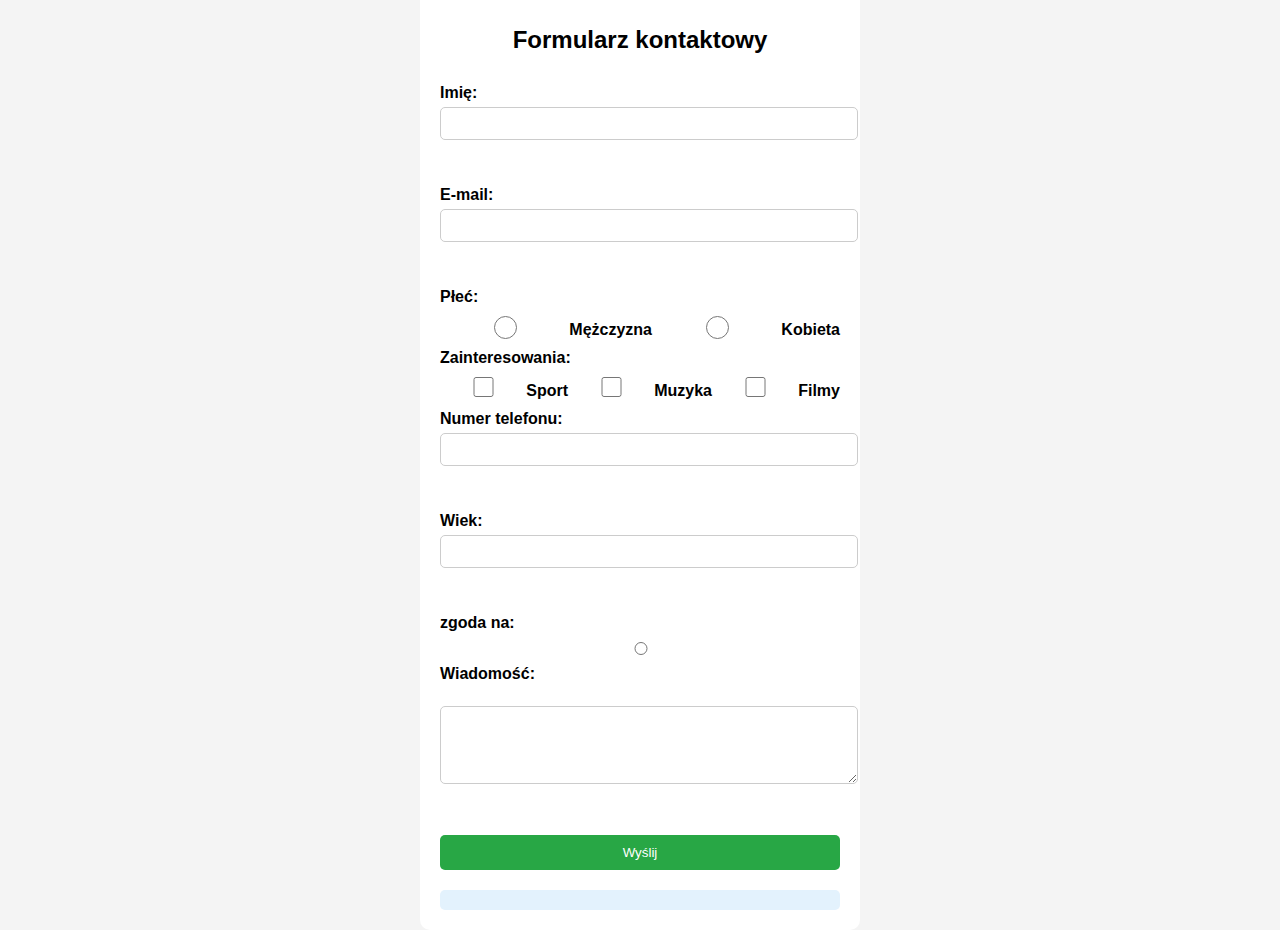
<file: k_23/index.html>
<!DOCTYPE html>
<html lang="en">
<head>
    <meta charset="UTF-8">
    <meta name="viewport" content="width=device-width, initial-scale=1.0">
    <title>Document</title>
    <link rel="stylesheet" href="style.css">
</head>
<body>

    <div class="container" >
        <h2>Formularz kontaktowy</h2>

        <form id="contactForm" method="get">
            <label for="name">Imię:</label>
            <input type="text" name="name" id="name" required><br><br>
    
            <label for="email">E-mail:</label>
            <input type="email" name="email" id="email" required><br><br>

          

            <label>Płeć:</label>
            <div class="radio-group">
                <input type="radio" name="gender" id="male" value="Mężczyzna" required>
                <label for="male">Mężczyzna</label>

                <input type="radio" name="gender" id="female" value="Kobieta" >
                <label for="female">Kobieta</label>
            </div>

            <label >Zainteresowania:</label>
            <div class="checkbox-group">
                <input type="checkbox" name="interests" id="sport" value="Sport">
                <label for="sport">Sport</label>

                <input type="checkbox" name="interests" id="music" value="Muzyka">
                <label for="music">Muzyka</label>

                <input type="checkbox" name="interests" id="movies" value="Filmy">
                <label for="movies">Filmy</label>
            </div>

            <label for="phone">Numer telefonu:</label>
            <input type="tel" name="phone" id="phone" required><br><br>

            <label for="age"> Wiek:</label>
            <input type="number" name="age" id="age" required><br><br>

            <label>zgoda na:</label>
            <div class="checkbox-group">
        
                <input type="radio" name="contactConsent" id="contactConsent" value="Mężczyzna" required>
            
            </div>


            <label for="message">Wiadomość:</label><br>
            <textarea name="message" id="message" cols="50" rows="4"></textarea><br><br>
    
            <button type="submit">Wyślij</button>
        </form>

        
        <div id="result"></div>
    </div>

    <script src="app.js"></script>
</body>
</html>
</file>
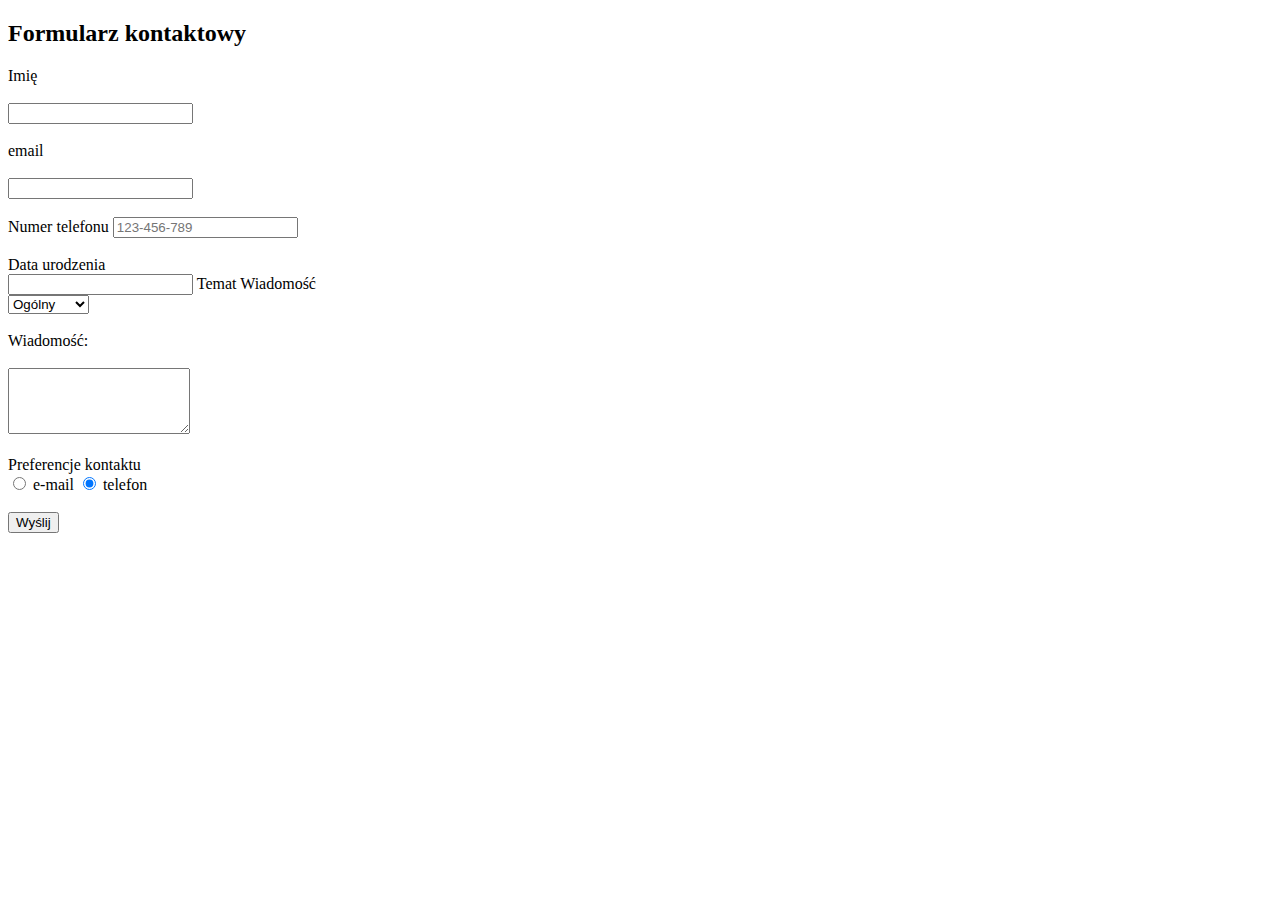
<file: pphhpp/index.html>
<!DOCTYPE html>
<html lang="en">
<head>
    <meta charset="UTF-8">
    <meta name="viewport" content="width=device-width, initial-scale=1.0">
    <title>Document</title>
</head>
<body>
    <h2>Formularz kontaktowy</h2>
    <form action="data.php" method="get">
        <label for="name">Imię</label><br><br>
        <input type="text" name="name" id="name" required><br><br>

        <label for="email">email</label><br><br>
        <input type="email" name="email" id="email" required><br><br>


        <label for="phone">Numer telefonu</label>
        <input type="tel" name="phone" id="phone" pattern="[0-9]{3}-[0-9]{3}-[0-9]{3}" placeholder="123-456-789" required><br><br>

        <label for="birthdate">Data urodzenia</label><br>
        <input type="birthdate" name="birthdate">

        <label for="subject">Temat Wiadomość</label><br>
        <select name="subject" id="subject" required>
            <option value="general">Ogólny</option>
            <option value="inquiry">Zapytania</option>
            <option value="feedback">Opinia</option>

        </select><br><br>

        <label for="message">Wiadomość:</label><br><br>
        <textarea name="message" id="message" rows="4" required></textarea><br><br>

        <label>Preferencje kontaktu</label><br>
        <input type="radio" name="contact_preference" value="email" checked> e-mail
        <input type="radio" name="contact_preference" value="phone" checked> telefon<br><br>


        <input type="submit" value="Wyślij">
    </form>
</body>
</html>
</file>
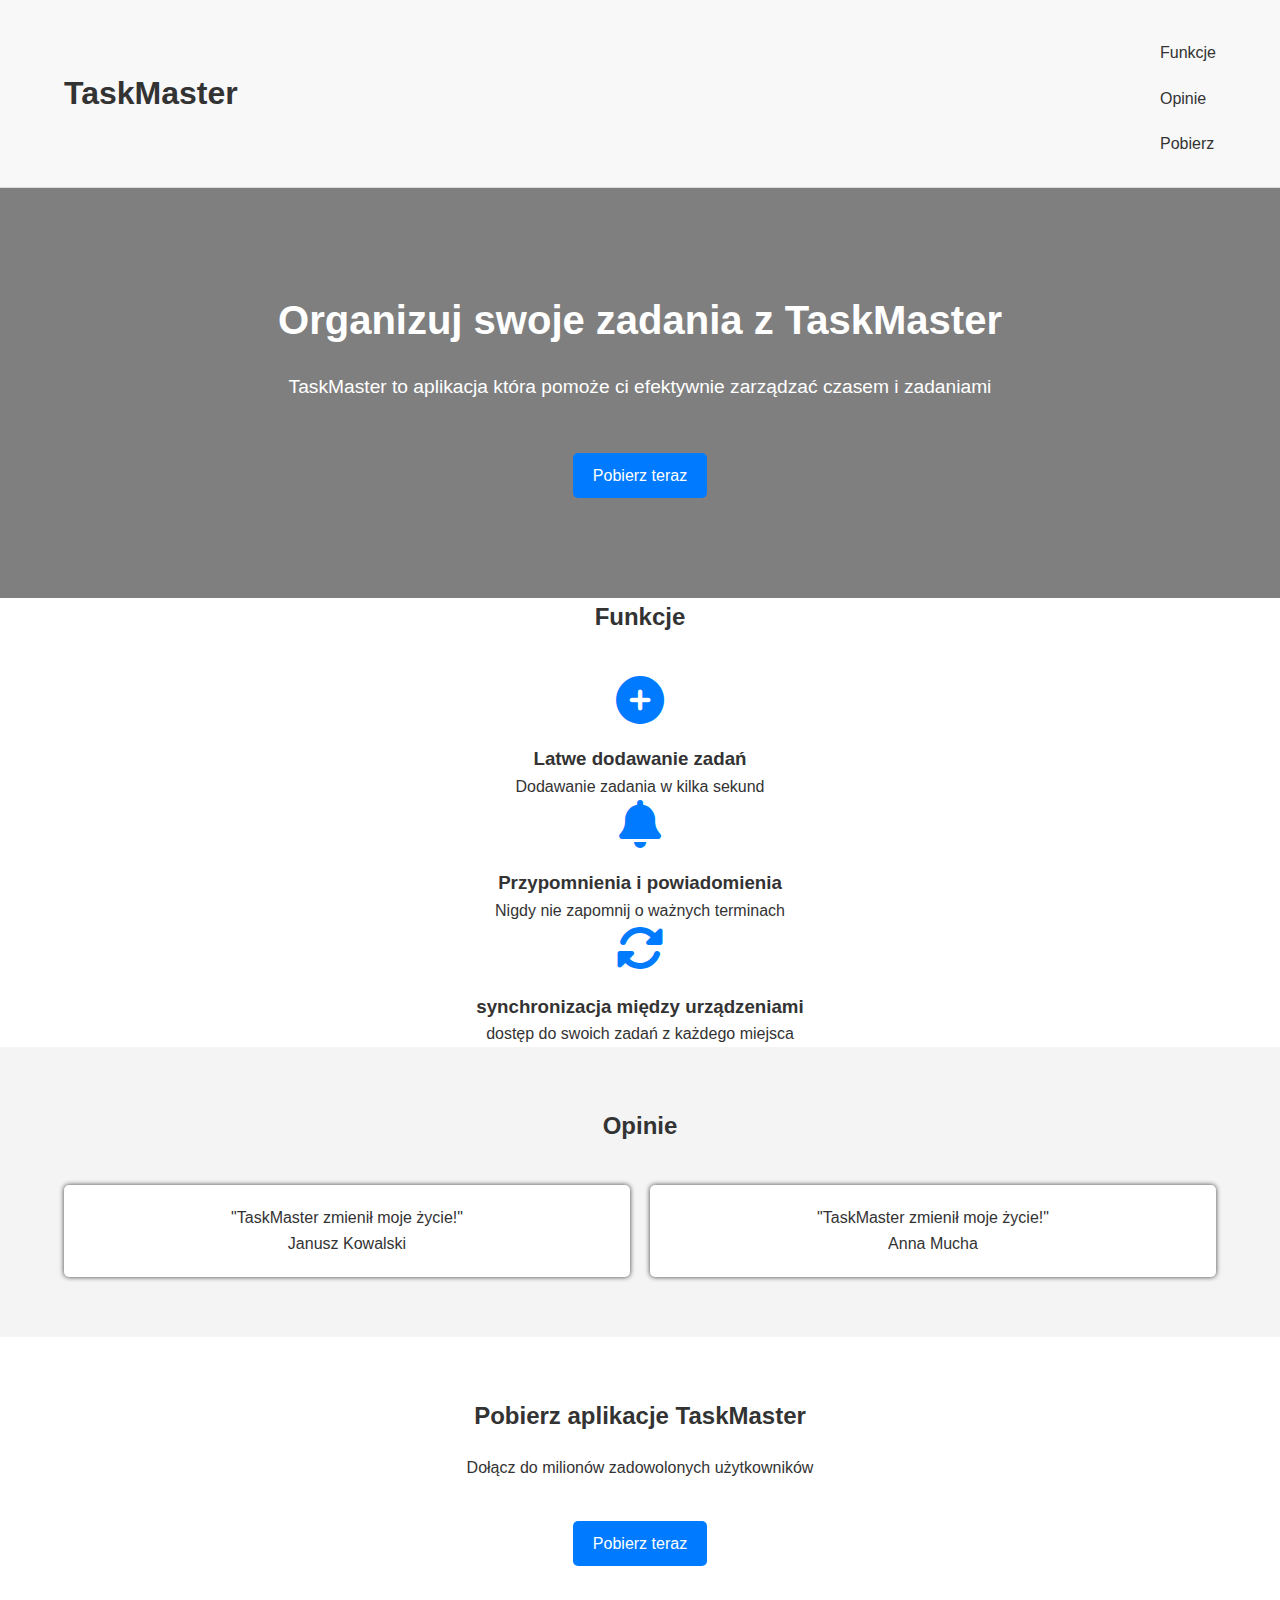
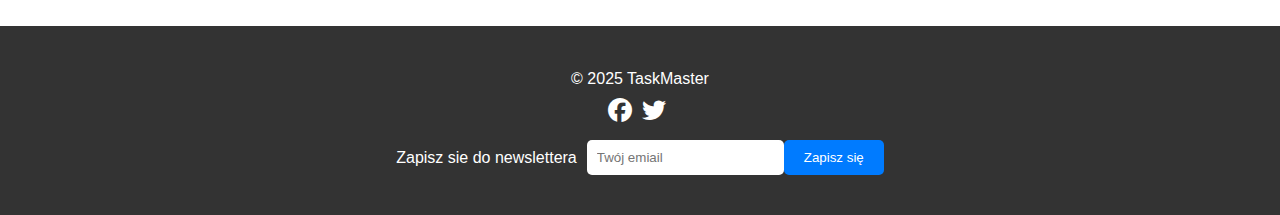
<file: wsb/index.html>
<!DOCTYPE html>
<html lang="pl">
<head>
    <meta charset="UTF-8">
    <meta name="viewport" content="width=device-width, initial-scale=1.0">
    <title>TaskManager - organizacja zadań</title>
    <link rel="stylesheet" href="styles.css">
    <link href="https://fonts.googleapis.com/css2?family=Roboto&display=swap" href="stylesheet">
    <link rel="stylesheet" href="https://cdnjs.cloudflare.com/ajax/libs/font-awesome/6.1.1/css/all.min.css">

</head>


<body>
    <header>
        <div class="container header-container">
            <div class="logo">
               <h1>TaskMaster</h1>
            </div>
            <nav>
                <ul>
                   <li><a href="#features">Funkcje</a></li>
                   <li><a href="#testmonials">Opinie</a></li>
                   <li><a href="#download">Pobierz</a></li>
                   
                </ul>
            </nav>
        </div>
    </header>
    <main>
        <section class="hero">
            <div class="container">
                <h2>Organizuj swoje zadania z TaskMaster</h2>
                <p>TaskMaster to aplikacja która pomoże ci efektywnie zarządzać czasem i zadaniami</p>
                <a href="#download" class="btn-download" >Pobierz teraz </a>
            </div>

        </section>
        <section id="features" class="features">
            <div class="container">
                <h2>Funkcje</h2>
                <div class="features-grid">
                    <div class="features">
                        <i class="fas fa-plus-circle feature-icon" ></i>
                        <h3>Latwe dodawanie zadań</h3>
                        <p>Dodawanie zadania w kilka sekund</p>
                    </div>
                    <!-- //druga funkcja -->
                    <div class="future">
                        <i class="fas fa-bell feature-icon" ></i>
                        <h3>Przypomnienia i powiadomienia</h3>
                        <p>Nigdy nie zapomnij o ważnych terminach</p>
                    </div>
                    <!-- trzecia fukcja -->
                    <div class="featre">
                        <i class="fas fa-sync-alt feature-icon"></i>
                        <h3>synchronizacja między urządzeniami</h3>
                        <p>dostęp do swoich zadań z każdego miejsca</p>
                    </div>
                </div>
            </div>
        </section>

        <!-- sekcja opini -->
        <section id="testimonials" class="testimonials">
            <div class="container">
                <h2>Opinie</h2>
                <div class="testimonials-grid">
                    <!-- piewsza opinia -->
                    <div class="testimonial">
                        <blackquote>
                            "TaskMaster zmienił moje życie!"
                        </blackquote>
                        <p class="author">Janusz Kowalski</p>
                    </div>
                    <!-- druga opinia -->
                    <div class="testimonial">
                        <blackquote>
                            "TaskMaster zmienił moje życie!"
                        </blackquote>
                        <p class="author">Anna Mucha</p>
                    </div>
                </div>
            </div>

        </section>
        <!-- skejca pobieranie -->
        <section id="download" class="download">
            <div class="container">
                <h2>Pobierz aplikacje TaskMaster</h2>
                <p>Dołącz do milionów zadowolonych użytkowników</p>
                <a href="#" class="btn-download">Pobierz teraz</a>
            </div>
        </section>
    </main>
    <footer>
        <div class="container footer-container">
            <div class="footer-info">
                <p>© 2025 TaskMaster</p>
                <div class="social-links">
                    <a href="#" aria-label="Facebook"><i class="fab fa-facebook"></i></a>
                    <a href="#" aria-label="Twitter"><i class="fab fa-twitter"></i></a>

                </div>
            </div>
            <div class="newsletter">
                <form action="#">
                    <label for="newsletter-email">Zapisz sie do newslettera</label>
                    <input type="email" name="email" id="newsletter-email" placeholder="Twój emiail" required>
                    <button type="submit">Zapisz się</button>
                </form>
            </div>
        </div>
    </footer>
    <script>
        // przykładowy skrypt
    </script>
</body>
</html>
</file>
<file: k_23/style.css>
body{
    font-family: Arial, sans-serif;
    background-color: #f4f4f4;
    display: flex;
    justify-content: center;
    align-items: center;
    height: 100vh;
}
.container {
    background-color: white;
    padding: 20px;
    border-radius: 10px;
    box-shadow: 0px 0px 0px rgba(0, 0, 0, 0.1);
    width: 400px;

}

h2{
    text-align: center;
}

form {
    display: flex;
    flex-direction: column;

}

label {
    margin-top: 10px;
    font-weight: bold;

}

input, textarea{
    width: 100%;
    padding: 8px;
    margin-top: 5px;
    border: 1px solid #ccc;
    border-radius: 5px;
}
.radio-group, .checkbox-group{
    display: flex;
    grap: 10px;
    margin-top: 5px;
}

button{
    background-color: #28a745;
    color: white;
    padding: 10px;
    border: none;
    border-radius: 5px;
    cursor: pointer;
    margin-top: 15px;
}

button:hover{
    background-color: #218838;

    
}
#result{
    margin-top: 20px;
    padding: 10px;
    background-color: #e3f2fd;
    border-radius: 5px;
}

.error-message{
    color: red;
    font-size: 0.9em;
    margin-top: 5px;
}

input.error, textarea.error {
    border-color: red;
}
</file>
<file: wsb/styles.css>
* {
    margin: 0;
    padding: 0;
    box-sizing: border-box;
}
body {
    font-family: 'Roboto', sans-serif;
    line-height: 1.6;
    color: #333;
}

.container {
    width: 90%;
    max-width: 1200px;
    margin: auto;
}

header{
    background-color: #f8f8f8;
    padding: 20px 0;
    border-bottom: 1px solid #ddd;
}

.header-container {
    display: flex;
    justify-content: space-between;
    align-items: center;
}
.logo h1 {
    color: #333

}

nav ul {
    list-style: none;
    display: flex;
}

nav ul li {
    margin-left: 20px;
}

nav ul li a{
    text-decoration: none;
    color: #333;
    transition: color 1.3s;
}

nav ul li a:hover {
    color: #007BFF;
}

/* sekcja hero */
.hero{
    background: url('https://picsum.photos/seed/taskmaster/1200/600') center/cover no-repeat;
    color: white;
    padding: 100px 0;
    text-align: center;
    position: relative;
}

.hero::before {
    content: "";
    position: absolute;
    top: 0;
    left: 0;
    width: 100%;
    height: 100%;
    background: rgba(0, 0, 0, 0.5);
    z-index: 1;
}

.hero .container {
    position: relative;
    z-index: 1;
}

.hero h2 {
    font-size: 2.5rem;
    margin-bottom: 20px;
}

.hero p {
    font-size:  1.2rem;
    margin-bottom:  30px;
}

.btn-download {
    background-color: #007bff;
    color: white;
    padding:  10px 20px;
    text-decoration: none;
    border-radius:  5px;
    transition: background-color 0.3s;
    display: inline-block;
    margin-top: 20px;
}

.btn-download:hover {
    background-color: #007BFF;

}

/* sekcja funkcje */
.features {
    padding: 60 0;
    text-align: center;
}

.features h2 {
    margin-bottom: 40px;
}

.features-grid {
    display: flex;
    justify-content: space-around;
    flex-wrap: wrap;
}

.feature{
    flex: 1 1 250;
    margin: 20px;
}

.feature-icon {
    font-size: 3rem;
    color: #007BFF;
    margin-bottom: 20px;
}

/* sekcja opinie */
.testimonials {
    background-color: #f4f4f4;
    padding: 60px 0;
    text-align: center;
}

.testimonials h2 {
    margin-bottom: 40px;
}

.testimonials-grid {
    display: flex;
    justify-content: space-between;
    align-items: flex-start;
    gap: 20px;
}

.testimonial {
    background-color: #ffffff;
    flex: 1 1 45%;
    margin: 0 auto;
    padding: 20px;
    border-radius: 5px;
    box-shadow: 0 0 5px rgba(13, 13, 14, 0.8);
}

.testimonial blockquote {
    font-style: italic;
    margin-bottom: 10px;
}

/* sekcja pobierz */
.download {
    padding: 60px;
    text-align: center;

}

.download h2 {
    margin-bottom: 20px;
}
.download p {
    margin-bottom: 20px;
}

/* stopka (footer) */
footer {
    background-color: #333;
    color: #fff;
    padding: 40px 0;
}

.footer-container {
    display: flex;
    flex-wrap: wrap;
    justify-content: space-between;
    align-items: center;
}

.footer-info {
    margin-bottom: 10px;

}

.social-links a {
    color: #fff;
    margin-right: 6px;
    font-size: 1.5rem;
    transition: color 0.3s;

}

.social-links a:hover {
    color: #007BFF;
}

/* formularz newslettera */
.newsletter form {
    display: flex;
    flex-wrap: wrap;
    align-items: center;
}

.newsletter label {
    margin-right: 10px;

}

.newsletter input[type="email"]{
    padding: 10px;
    border: none;
    border-radius: 5px;
    border-right: 5px;
    flex: 1;
}

.newsletter button{
    padding: 10px 20px;
    border: none;
    border-radius: 5px;
   background-color: #007BFF;
   color: white;
   cursor: pointer;
   transition: background-color 0.3s;

}
.newsletter button:hover {
    background-color: #007BFF;
}

/* responsywność */

@media (max-width: 768px) {
    .header-container{
        flex-direction: column;
    }
}

nav ul {
    flex-direction: column;
    margin-top: 10px;

}

nav ul li{
    margin: 10px 0;
}

.features-grid {
    flex-direction: column;
}

.textimonials-grid {
    flex-direction: column;
}

.footer-container {
    flex-direction: column;
    text-align: center;
}
</file>
